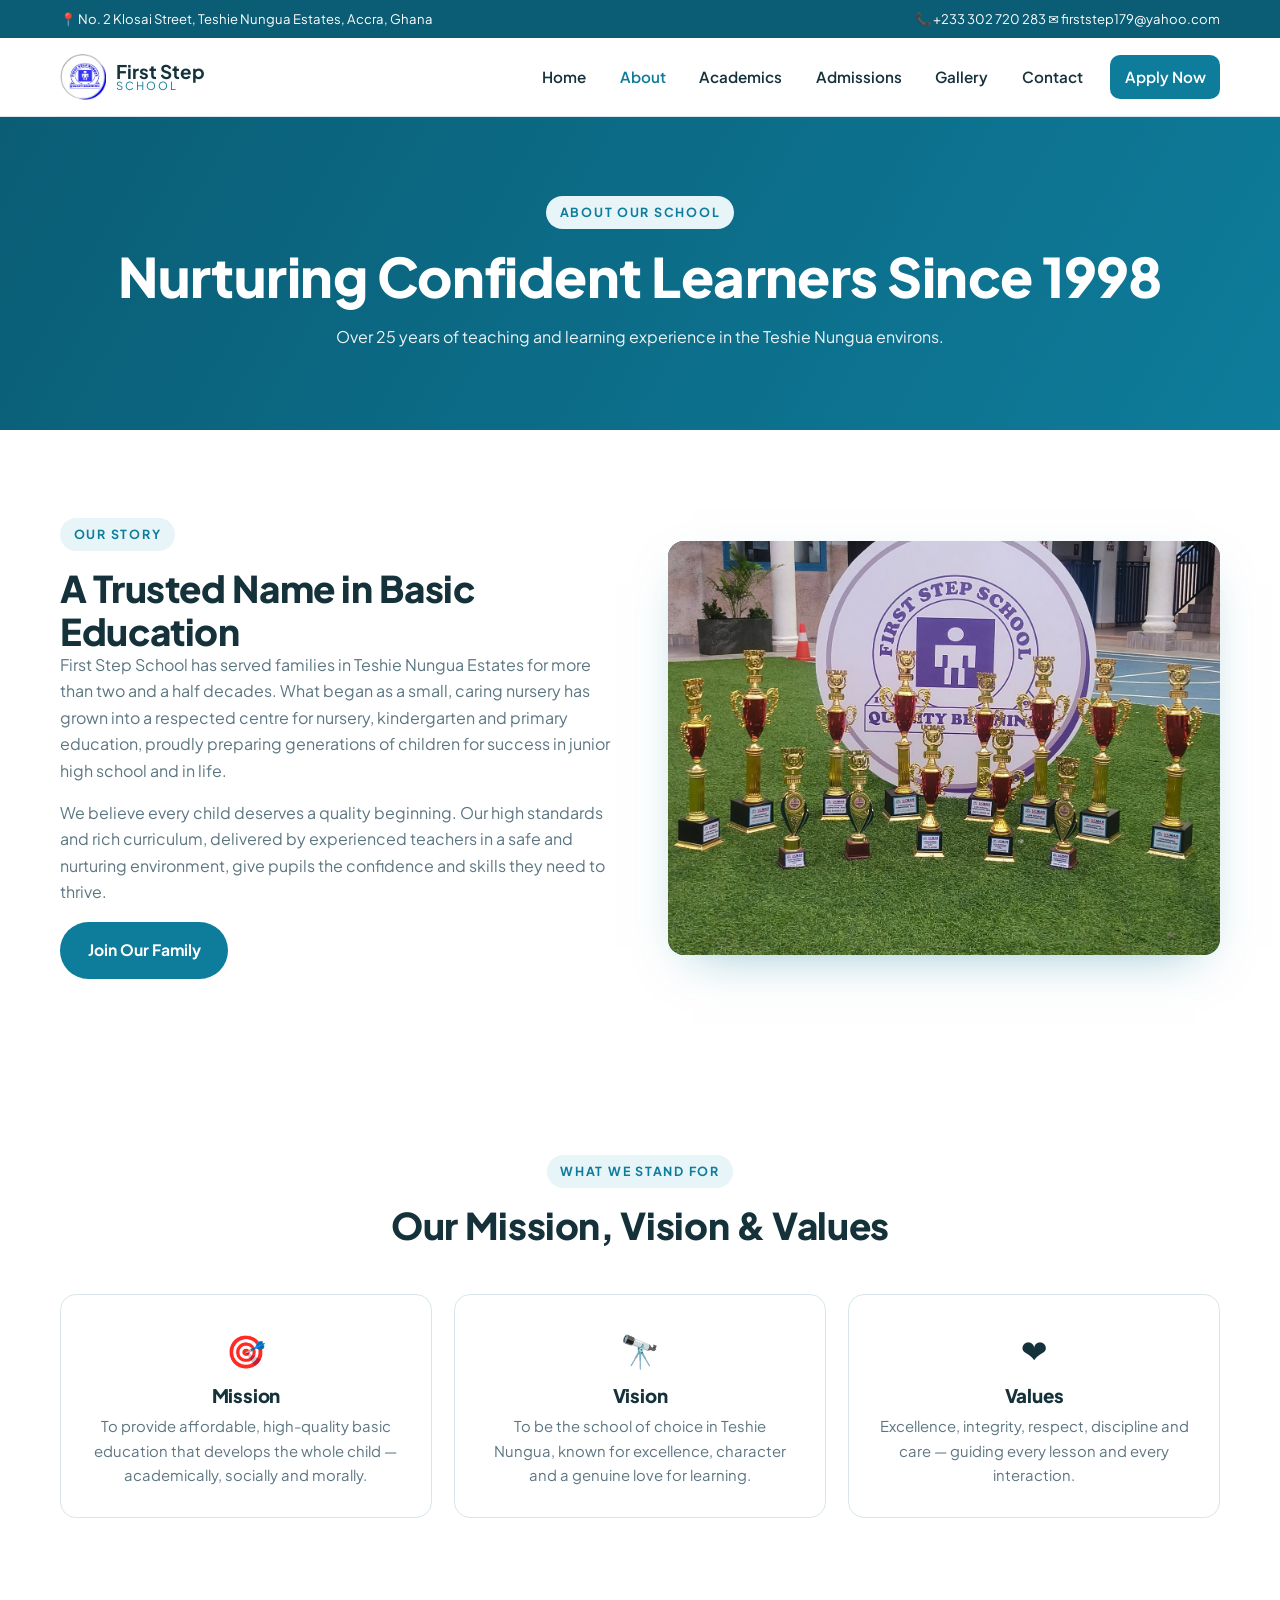
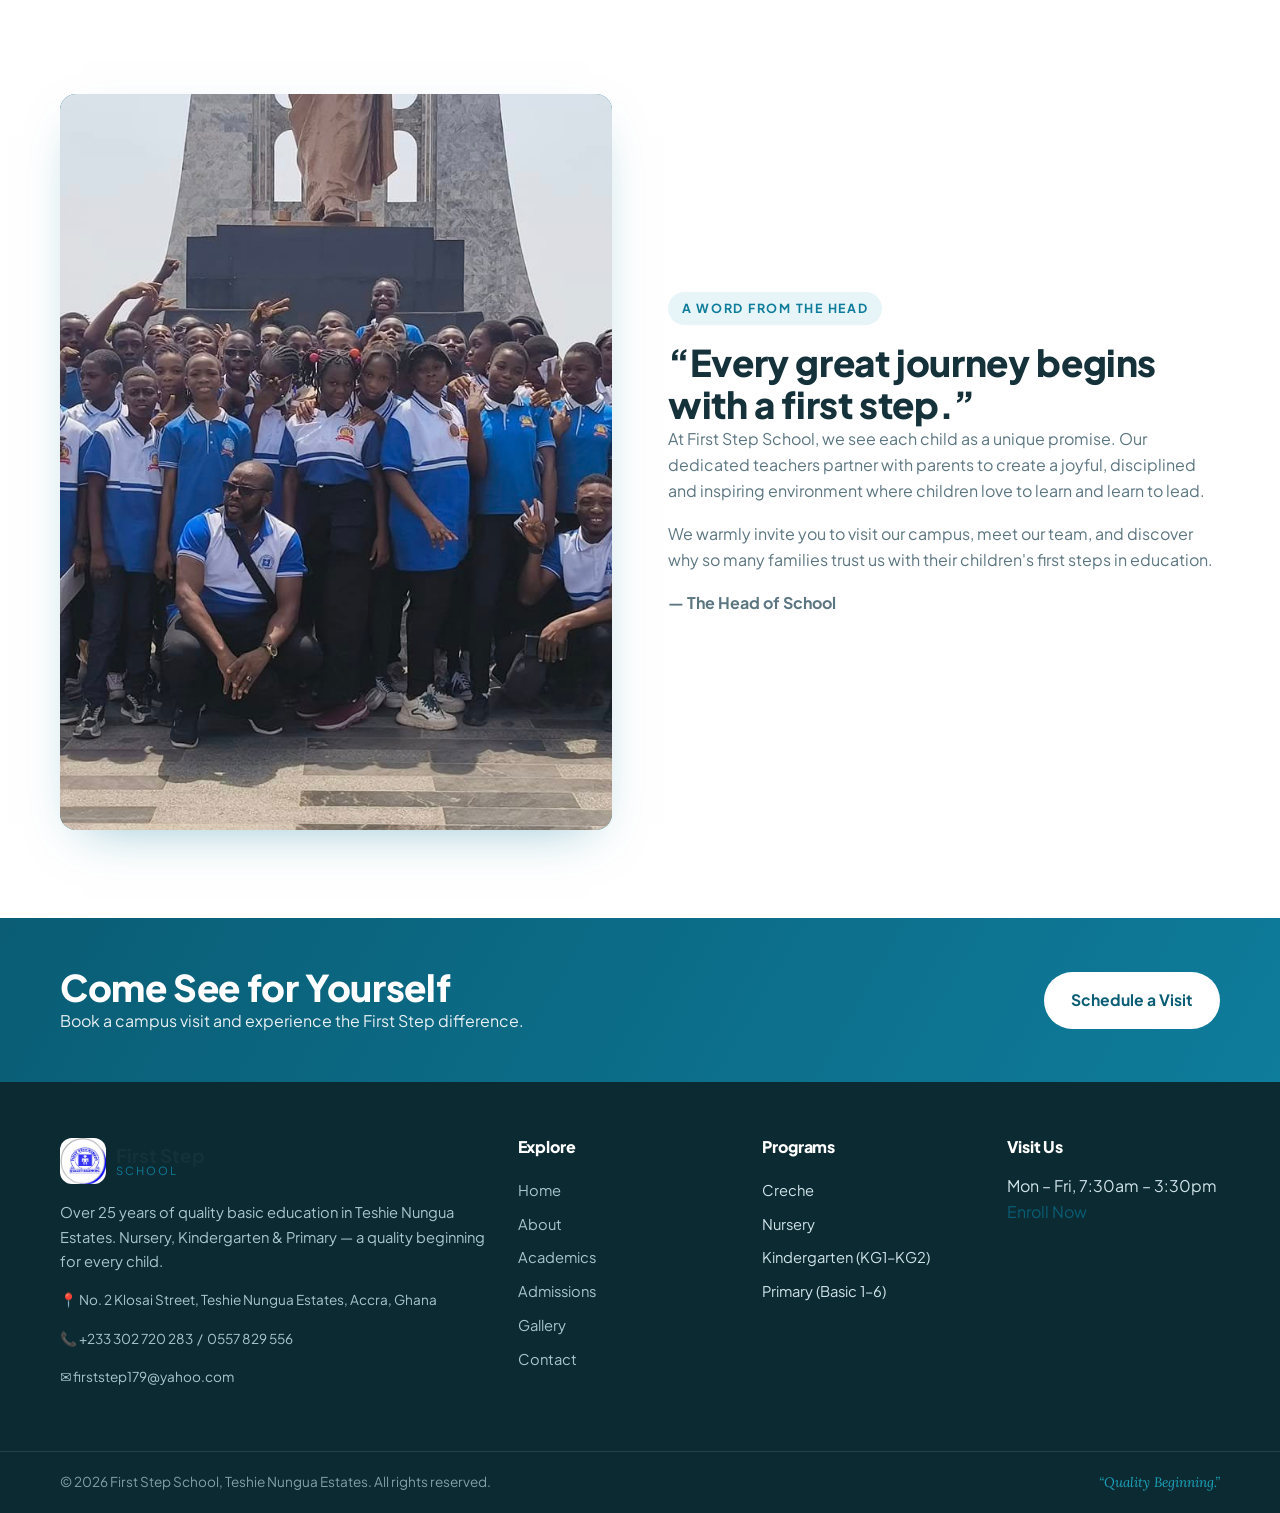
<file: about.html>
<!DOCTYPE html>
<html lang="en">
<head>
  <meta charset="UTF-8" />
  <meta name="viewport" content="width=device-width, initial-scale=1.0" />
  <title>About Us | First Step School</title>
  <meta name="description" content="First Step School, Teshie Nungua Estates — over 25 years of quality basic education. Nursery, Kindergarten & Primary. Quality Beginning." />
  <link rel="preconnect" href="https://fonts.googleapis.com" />
  <link rel="preconnect" href="https://fonts.gstatic.com" crossorigin />
  <link href="https://fonts.googleapis.com/css2?family=Plus+Jakarta+Sans:wght@400;500;600;700;800&family=Lora:ital,wght@0,500;1,500&display=swap" rel="stylesheet" />
  <link rel="stylesheet" href="css/style.css" />
</head>
<body>

<a class="skip" href="#main">Skip to content</a>
<header class="site-header">
  <div class="topbar">
    <div class="container topbar-inner">
      <div class="topbar-left">
        <span>📍 No. 2 Klosai Street, Teshie Nungua Estates, Accra, Ghana</span>
      </div>
      <div class="topbar-right">
        <a href="tel:+233302720283">📞 +233 302 720 283</a>
        <a href="mailto:firststep179@yahoo.com">✉️ firststep179@yahoo.com</a>
      </div>
    </div>
  </div>
  <div class="container nav-inner">
    <a class="brand" href="index.html">
      <span class="brand-mark"><img src="logo.jpg" alt="First Step School logo" onerror="this.classList.add('missing')" />FS</span>
      <span class="brand-text"><strong>First Step</strong><small>School</small></span>
    </a>
    <input type="checkbox" id="nav-toggle" hidden />
    <label for="nav-toggle" class="nav-burger" aria-label="Open menu"><span></span><span></span><span></span></label>
    <nav class="main-nav">
      <a href="index.html">Home</a>
      <a href="about.html" class="active">About</a>
      <a href="academics.html">Academics</a>
      <a href="admissions.html">Admissions</a>
      <a href="gallery.html">Gallery</a>
      <a href="contact.html">Contact</a>
      <a class="nav-cta" href="admissions.html">Apply Now</a>
    </nav>
  </div>
</header>
<main id="main">
  <section class="page-hero">
    <div class="container">
      <span class="eyebrow">About Our School</span>
      <h1>Nurturing Confident Learners Since 1998</h1>
      <p>Over 25 years of teaching and learning experience in the Teshie Nungua environs.</p>
    </div>
  </section>

  <section class="section">
    <div class="container two-col">
      <div class="copy">
        <span class="eyebrow">Our Story</span>
        <h2>A Trusted Name in Basic Education</h2>
        <p>First Step School has served families in Teshie Nungua Estates for more than two and a half decades. What began as a small, caring nursery has grown into a respected centre for nursery, kindergarten and primary education, proudly preparing generations of children for success in junior high school and in life.</p>
        <p>We believe every child deserves a quality beginning. Our high standards and rich curriculum, delivered by experienced teachers in a safe and nurturing environment, give pupils the confidence and skills they need to thrive.</p>
        <a class="btn btn-primary" href="admissions.html">Join Our Family</a>
      </div>
      <div class="img-slot"><img src="trophies.jpg" alt="Learning at First Step School" onerror="this.classList.add('missing')" /></div>
    </div>
  </section>

  <section class="section values">
    <div class="container">
      <div class="section-head">
        <span class="eyebrow">What We Stand For</span>
        <h2>Our Mission, Vision &amp; Values</h2>
      </div>
      <div class="card-grid three">
        <div class="value-card"><span class="fi">🎯</span><h3>Mission</h3><p>To provide affordable, high-quality basic education that develops the whole child — academically, socially and morally.</p></div>
        <div class="value-card"><span class="fi">🔭</span><h3>Vision</h3><p>To be the school of choice in Teshie Nungua, known for excellence, character and a genuine love for learning.</p></div>
        <div class="value-card"><span class="fi">❤️</span><h3>Values</h3><p>Excellence, integrity, respect, discipline and care — guiding every lesson and every interaction.</p></div>
      </div>
    </div>
  </section>

  <section class="section principal">
    <div class="container two-col">
      <div class="img-slot portrait"><img src="head.jpg" alt="Head of School" onerror="this.classList.add('missing')" /></div>
      <div class="copy">
        <span class="eyebrow">A Word from the Head</span>
        <h2>“Every great journey begins with a first step.”</h2>
        <p>At First Step School, we see each child as a unique promise. Our dedicated teachers partner with parents to create a joyful, disciplined and inspiring environment where children love to learn and learn to lead.</p>
        <p>We warmly invite you to visit our campus, meet our team, and discover why so many families trust us with their children's first steps in education.</p>
        <p class="signoff">— The Head of School</p>
      </div>
    </div>
  </section>

  <section class="cta-band">
    <div class="container cta-inner">
      <div><h2>Come See for Yourself</h2><p>Book a campus visit and experience the First Step difference.</p></div>
      <a class="btn btn-light" href="contact.html">Schedule a Visit</a>
    </div>
  </section>
</main>
<footer class="site-footer">
  <div class="container footer-grid">
    <div class="footer-col footer-brand">
      <a class="brand" href="index.html">
        <span class="brand-mark"><img src="logo.jpg" alt="First Step School logo" onerror="this.classList.add('missing')" />FS</span>
        <span class="brand-text"><strong>First Step</strong><small>School</small></span>
      </a>
      <p>Over 25 years of quality basic education in Teshie Nungua Estates. Nursery, Kindergarten &amp; Primary — a quality beginning for every child.</p>
      <div class="footer-contact">
        <p>📍 No. 2 Klosai Street, Teshie Nungua Estates, Accra, Ghana</p>
        <p>📞 +233 302 720 283 &nbsp;/&nbsp; 0557 829 556</p>
        <p>✉️ firststep179@yahoo.com</p>
      </div>
    </div>
    <div class="footer-col">
      <h4>Explore</h4>
      <ul><li><a href="index.html">Home</a></li><li><a href="about.html">About</a></li><li><a href="academics.html">Academics</a></li><li><a href="admissions.html">Admissions</a></li><li><a href="gallery.html">Gallery</a></li><li><a href="contact.html">Contact</a></li></ul>
    </div>
    <div class="footer-col">
      <h4>Programs</h4>
      <ul>
        <li>Creche</li>
        <li>Nursery</li>
        <li>Kindergarten (KG1–KG2)</li>
        <li>Primary (Basic 1–6)</li>
      </ul>
    </div>
    <div class="footer-col">
      <h4>Visit Us</h4>
      <p>Mon – Fri, 7:30am – 3:30pm</p>
      <a class="nav-cta" href="admissions.html">Enroll Now</a>
    </div>
  </div>
  <div class="footer-bottom">
    <div class="container">
      <p>© 2026 First Step School, Teshie Nungua Estates. All rights reserved.</p>
      <p class="motto">“Quality Beginning.”</p>
    </div>
  </div>
</footer>
</body>
</html>
</file>
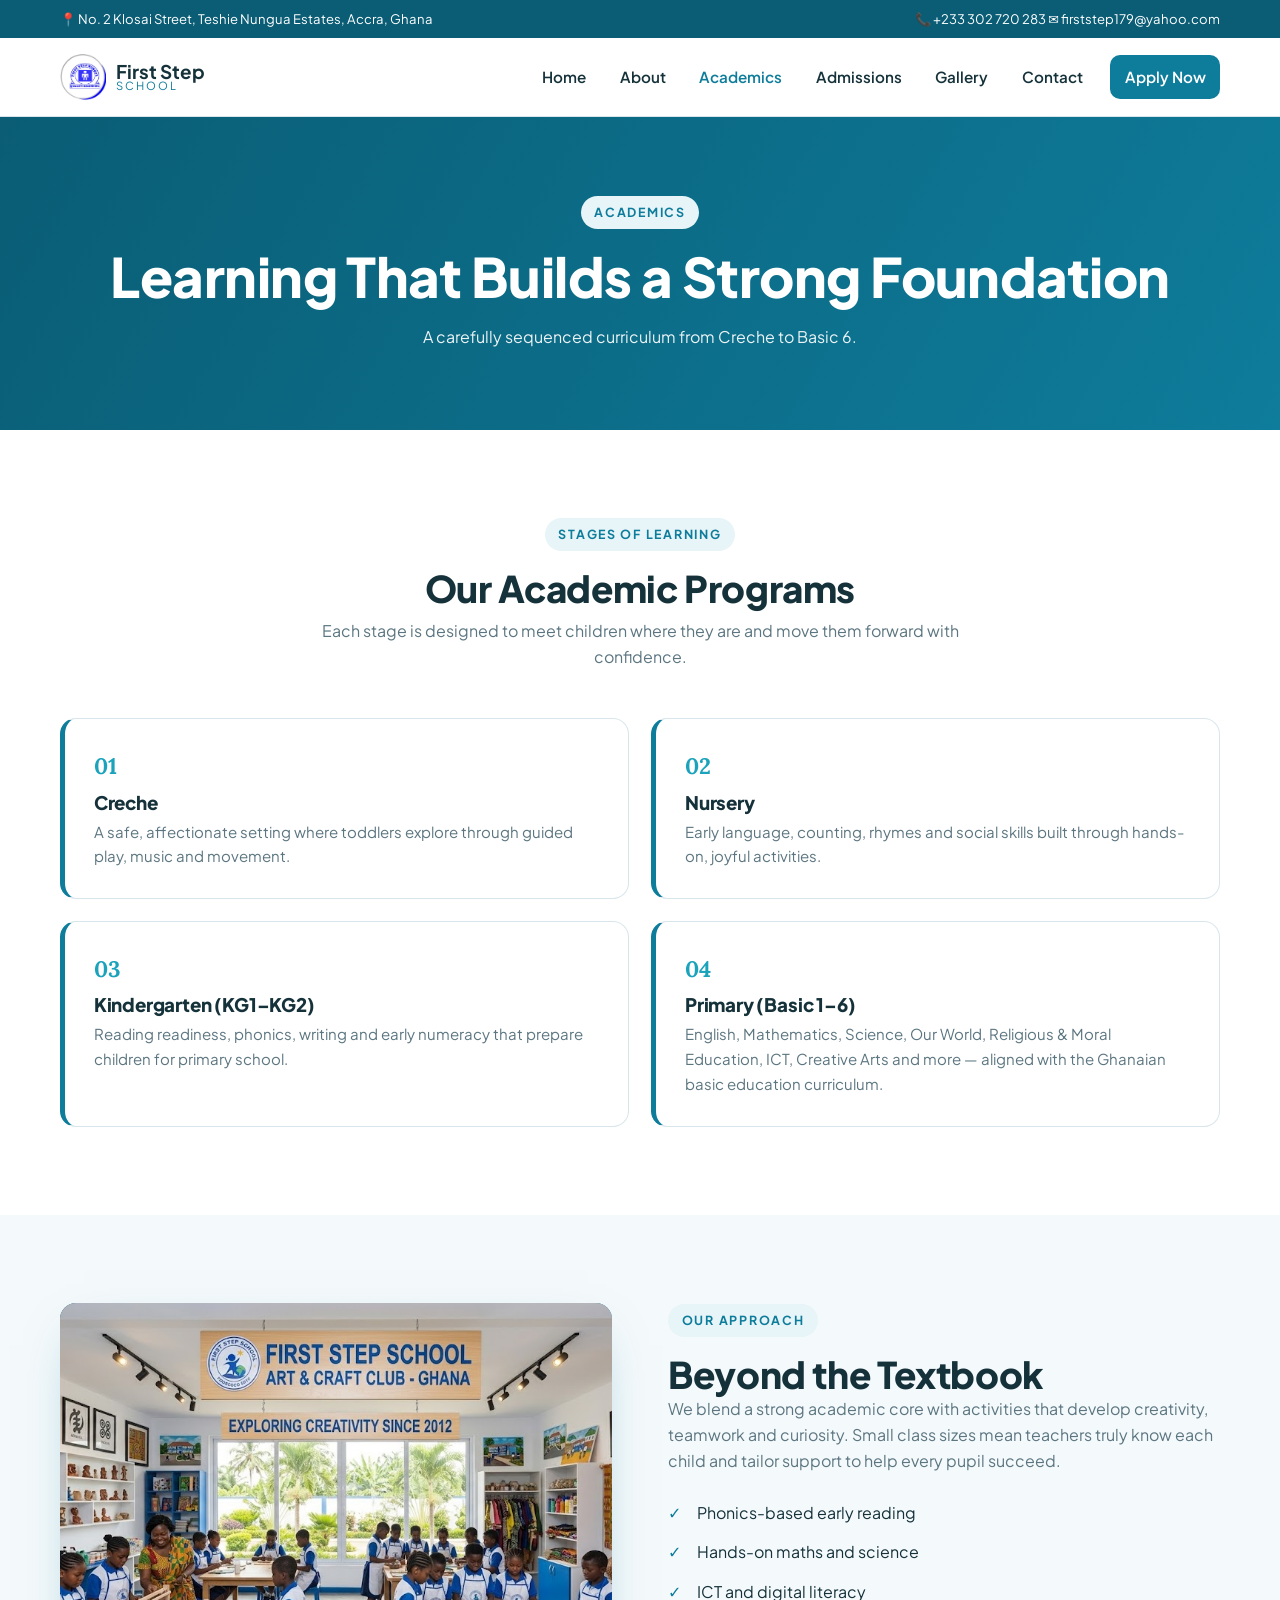
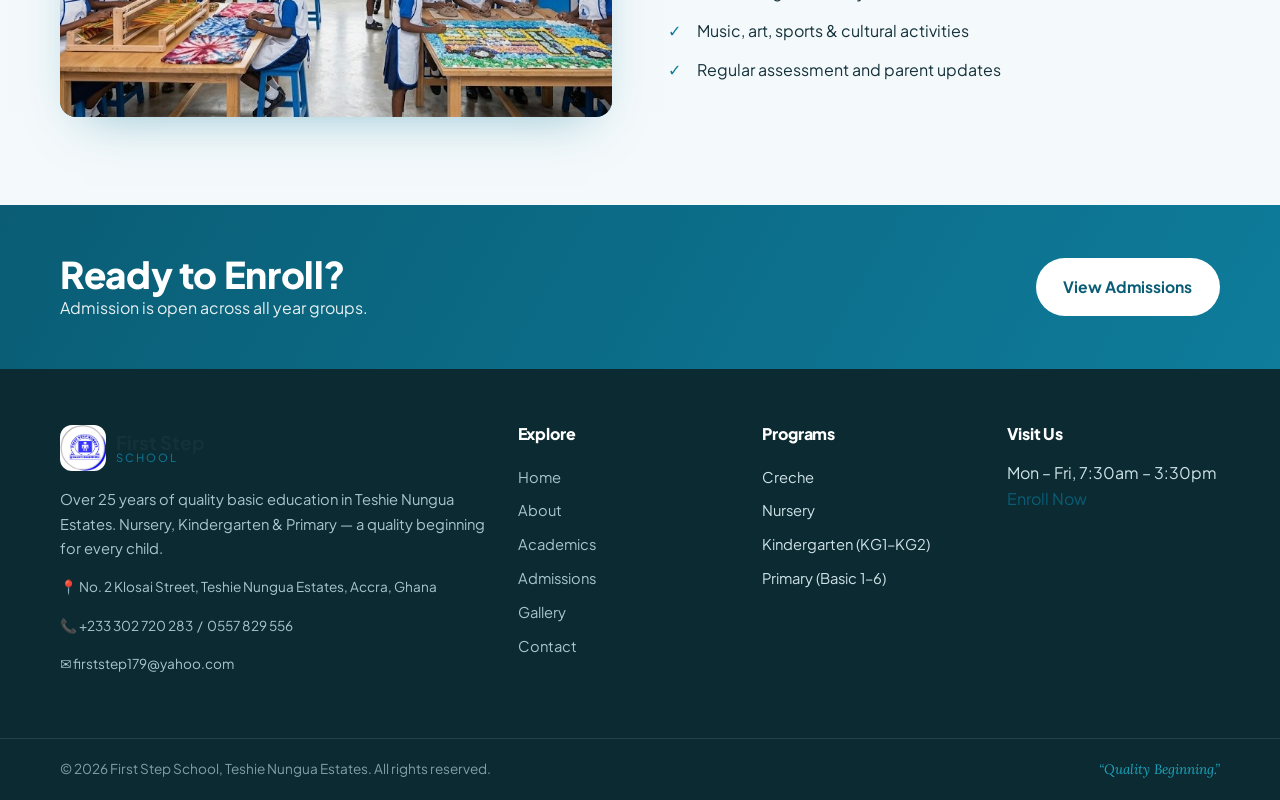
<file: academics.html>
<!DOCTYPE html>
<html lang="en">
<head>
  <meta charset="UTF-8" />
  <meta name="viewport" content="width=device-width, initial-scale=1.0" />
  <title>Academics | First Step School</title>
  <meta name="description" content="First Step School, Teshie Nungua Estates — over 25 years of quality basic education. Nursery, Kindergarten & Primary. Quality Beginning." />
  <link rel="preconnect" href="https://fonts.googleapis.com" />
  <link rel="preconnect" href="https://fonts.gstatic.com" crossorigin />
  <link href="https://fonts.googleapis.com/css2?family=Plus+Jakarta+Sans:wght@400;500;600;700;800&family=Lora:ital,wght@0,500;1,500&display=swap" rel="stylesheet" />
  <link rel="stylesheet" href="css/style.css" />
</head>
<body>

<a class="skip" href="#main">Skip to content</a>
<header class="site-header">
  <div class="topbar">
    <div class="container topbar-inner">
      <div class="topbar-left">
        <span>📍 No. 2 Klosai Street, Teshie Nungua Estates, Accra, Ghana</span>
      </div>
      <div class="topbar-right">
        <a href="tel:+233302720283">📞 +233 302 720 283</a>
        <a href="mailto:firststep179@yahoo.com">✉️ firststep179@yahoo.com</a>
      </div>
    </div>
  </div>
  <div class="container nav-inner">
    <a class="brand" href="index.html">
      <span class="brand-mark"><img src="logo.jpg" alt="First Step School logo" onerror="this.classList.add('missing')" />FS</span>
      <span class="brand-text"><strong>First Step</strong><small>School</small></span>
    </a>
    <input type="checkbox" id="nav-toggle" hidden />
    <label for="nav-toggle" class="nav-burger" aria-label="Open menu"><span></span><span></span><span></span></label>
    <nav class="main-nav">
      <a href="index.html">Home</a>
      <a href="about.html">About</a>
      <a href="academics.html" class="active">Academics</a>
      <a href="admissions.html">Admissions</a>
      <a href="gallery.html">Gallery</a>
      <a href="contact.html">Contact</a>
      <a class="nav-cta" href="admissions.html">Apply Now</a>
    </nav>
  </div>
</header>
<main id="main">
  <section class="page-hero">
    <div class="container">
      <span class="eyebrow">Academics</span>
      <h1>Learning That Builds a Strong Foundation</h1>
      <p>A carefully sequenced curriculum from Creche to Basic 6.</p>
    </div>
  </section>

  <section class="section">
    <div class="container">
      <div class="section-head">
        <span class="eyebrow">Stages of Learning</span>
        <h2>Our Academic Programs</h2>
        <p>Each stage is designed to meet children where they are and move them forward with confidence.</p>
      </div>
      <div class="stages">
        <div class="stage"><span class="stage-num">01</span><h3>Creche</h3><p>A safe, affectionate setting where toddlers explore through guided play, music and movement.</p></div>
        <div class="stage"><span class="stage-num">02</span><h3>Nursery</h3><p>Early language, counting, rhymes and social skills built through hands-on, joyful activities.</p></div>
        <div class="stage"><span class="stage-num">03</span><h3>Kindergarten (KG1–KG2)</h3><p>Reading readiness, phonics, writing and early numeracy that prepare children for primary school.</p></div>
        <div class="stage"><span class="stage-num">04</span><h3>Primary (Basic 1–6)</h3><p>English, Mathematics, Science, Our World, Religious &amp; Moral Education, ICT, Creative Arts and more — aligned with the Ghanaian basic education curriculum.</p></div>
      </div>
    </div>
  </section>

  <section class="section approach">
    <div class="container two-col">
      <div class="img-slot"><img src="arts.jpg" alt="Classroom activities" onerror="this.classList.add('missing')" /></div>
      <div class="copy">
        <span class="eyebrow">Our Approach</span>
        <h2>Beyond the Textbook</h2>
        <p>We blend a strong academic core with activities that develop creativity, teamwork and curiosity. Small class sizes mean teachers truly know each child and tailor support to help every pupil succeed.</p>
        <ul class="ticks">
          <li>Phonics-based early reading</li>
          <li>Hands-on maths and science</li>
          <li>ICT and digital literacy</li>
          <li>Music, art, sports &amp; cultural activities</li>
          <li>Regular assessment and parent updates</li>
        </ul>
      </div>
    </div>
  </section>

  <section class="cta-band">
    <div class="container cta-inner">
      <div><h2>Ready to Enroll?</h2><p>Admission is open across all year groups.</p></div>
      <a class="btn btn-light" href="admissions.html">View Admissions</a>
    </div>
  </section>
</main>
<footer class="site-footer">
  <div class="container footer-grid">
    <div class="footer-col footer-brand">
      <a class="brand" href="index.html">
        <span class="brand-mark"><img src="logo.jpg" alt="First Step School logo" onerror="this.classList.add('missing')" />FS</span>
        <span class="brand-text"><strong>First Step</strong><small>School</small></span>
      </a>
      <p>Over 25 years of quality basic education in Teshie Nungua Estates. Nursery, Kindergarten &amp; Primary — a quality beginning for every child.</p>
      <div class="footer-contact">
        <p>📍 No. 2 Klosai Street, Teshie Nungua Estates, Accra, Ghana</p>
        <p>📞 +233 302 720 283 &nbsp;/&nbsp; 0557 829 556</p>
        <p>✉️ firststep179@yahoo.com</p>
      </div>
    </div>
    <div class="footer-col">
      <h4>Explore</h4>
      <ul><li><a href="index.html">Home</a></li><li><a href="about.html">About</a></li><li><a href="academics.html">Academics</a></li><li><a href="admissions.html">Admissions</a></li><li><a href="gallery.html">Gallery</a></li><li><a href="contact.html">Contact</a></li></ul>
    </div>
    <div class="footer-col">
      <h4>Programs</h4>
      <ul>
        <li>Creche</li>
        <li>Nursery</li>
        <li>Kindergarten (KG1–KG2)</li>
        <li>Primary (Basic 1–6)</li>
      </ul>
    </div>
    <div class="footer-col">
      <h4>Visit Us</h4>
      <p>Mon – Fri, 7:30am – 3:30pm</p>
      <a class="nav-cta" href="admissions.html">Enroll Now</a>
    </div>
  </div>
  <div class="footer-bottom">
    <div class="container">
      <p>© 2026 First Step School, Teshie Nungua Estates. All rights reserved.</p>
      <p class="motto">“Quality Beginning.”</p>
    </div>
  </div>
</footer>
</body>
</html>
</file>
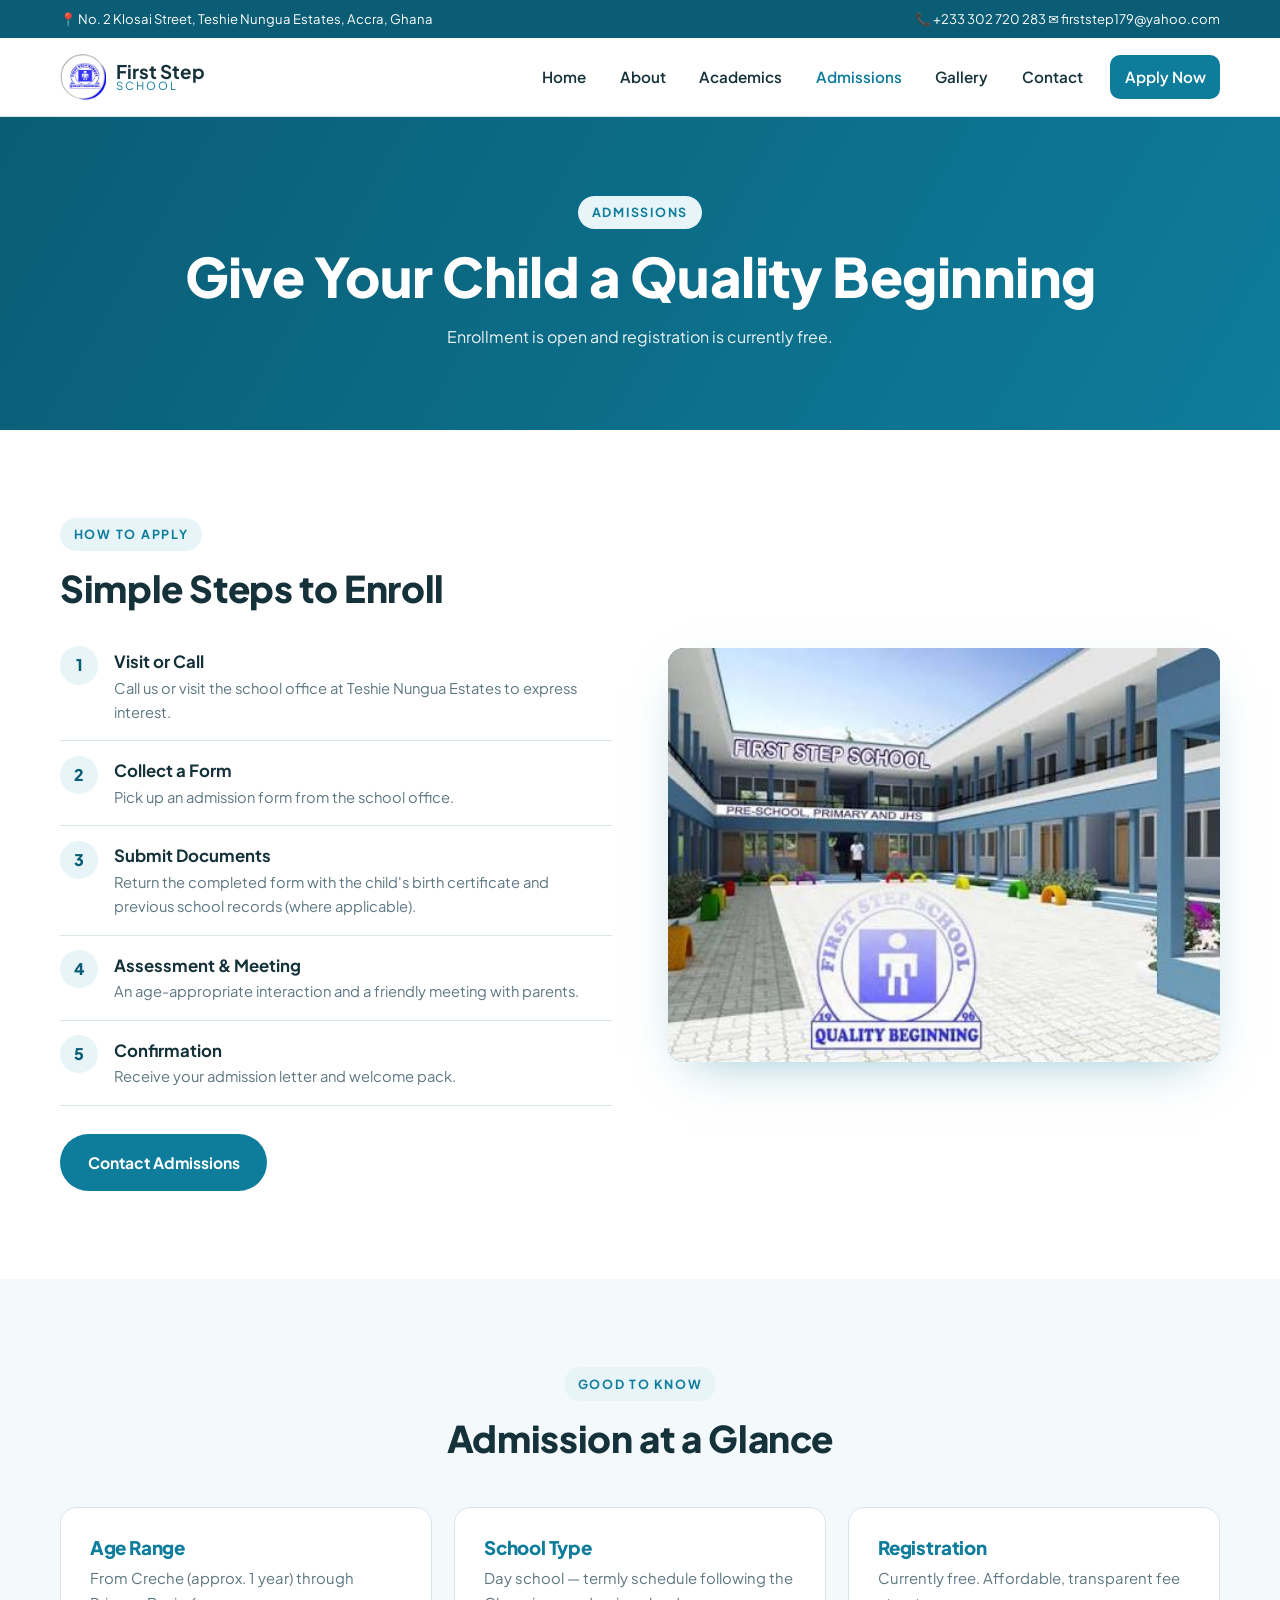
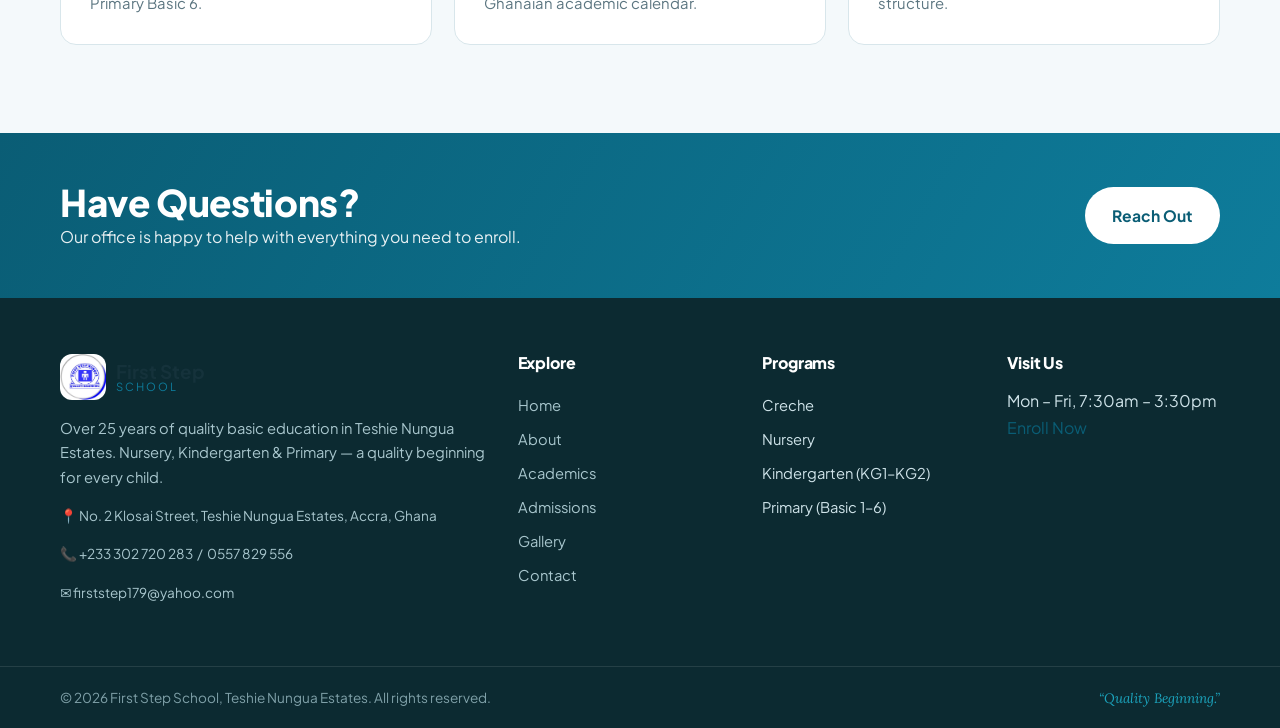
<file: admissions.html>
<!DOCTYPE html>
<html lang="en">
<head>
  <meta charset="UTF-8" />
  <meta name="viewport" content="width=device-width, initial-scale=1.0" />
  <title>Admissions | First Step School</title>
  <meta name="description" content="First Step School, Teshie Nungua Estates — over 25 years of quality basic education. Nursery, Kindergarten & Primary. Quality Beginning." />
  <link rel="preconnect" href="https://fonts.googleapis.com" />
  <link rel="preconnect" href="https://fonts.gstatic.com" crossorigin />
  <link href="https://fonts.googleapis.com/css2?family=Plus+Jakarta+Sans:wght@400;500;600;700;800&family=Lora:ital,wght@0,500;1,500&display=swap" rel="stylesheet" />
  <link rel="stylesheet" href="css/style.css" />
</head>
<body>

<a class="skip" href="#main">Skip to content</a>
<header class="site-header">
  <div class="topbar">
    <div class="container topbar-inner">
      <div class="topbar-left">
        <span>📍 No. 2 Klosai Street, Teshie Nungua Estates, Accra, Ghana</span>
      </div>
      <div class="topbar-right">
        <a href="tel:+233302720283">📞 +233 302 720 283</a>
        <a href="mailto:firststep179@yahoo.com">✉️ firststep179@yahoo.com</a>
      </div>
    </div>
  </div>
  <div class="container nav-inner">
    <a class="brand" href="index.html">
      <span class="brand-mark"><img src="logo.jpg" alt="First Step School logo" onerror="this.classList.add('missing')" />FS</span>
      <span class="brand-text"><strong>First Step</strong><small>School</small></span>
    </a>
    <input type="checkbox" id="nav-toggle" hidden />
    <label for="nav-toggle" class="nav-burger" aria-label="Open menu"><span></span><span></span><span></span></label>
    <nav class="main-nav">
      <a href="index.html">Home</a>
      <a href="about.html">About</a>
      <a href="academics.html">Academics</a>
      <a href="admissions.html" class="active">Admissions</a>
      <a href="gallery.html">Gallery</a>
      <a href="contact.html">Contact</a>
      <a class="nav-cta" href="admissions.html">Apply Now</a>
    </nav>
  </div>
</header>
<main id="main">
  <section class="page-hero">
    <div class="container">
      <span class="eyebrow">Admissions</span>
      <h1>Give Your Child a Quality Beginning</h1>
      <p>Enrollment is open and registration is currently free.</p>
    </div>
  </section>

  <section class="section">
    <div class="container two-col">
      <div class="copy">
        <span class="eyebrow">How to Apply</span>
        <h2>Simple Steps to Enroll</h2>
        <ol class="steps">
          <li><strong>Visit or Call</strong><span>Call us or visit the school office at Teshie Nungua Estates to express interest.</span></li>
          <li><strong>Collect a Form</strong><span>Pick up an admission form from the school office.</span></li>
          <li><strong>Submit Documents</strong><span>Return the completed form with the child's birth certificate and previous school records (where applicable).</span></li>
          <li><strong>Assessment &amp; Meeting</strong><span>An age-appropriate interaction and a friendly meeting with parents.</span></li>
          <li><strong>Confirmation</strong><span>Receive your admission letter and welcome pack.</span></li>
        </ol>
        <a class="btn btn-primary" href="contact.html">Contact Admissions</a>
      </div>
      <div class="img-slot"><img src="schoolbuilding.jpg" alt="First Step School" onerror="this.classList.add('missing')" /></div>
    </div>
  </section>

  <section class="section facts">
    <div class="container">
      <div class="section-head">
        <span class="eyebrow">Good to Know</span>
        <h2>Admission at a Glance</h2>
      </div>
      <div class="card-grid three">
        <div class="fact-card"><h3>Age Range</h3><p>From Creche (approx. 1 year) through Primary Basic 6.</p></div>
        <div class="fact-card"><h3>School Type</h3><p>Day school — termly schedule following the Ghanaian academic calendar.</p></div>
        <div class="fact-card"><h3>Registration</h3><p>Currently free. Affordable, transparent fee structure.</p></div>
      </div>
    </div>
  </section>

  <section class="cta-band">
    <div class="container cta-inner">
      <div><h2>Have Questions?</h2><p>Our office is happy to help with everything you need to enroll.</p></div>
      <a class="btn btn-light" href="contact.html">Reach Out</a>
    </div>
  </section>
</main>
<footer class="site-footer">
  <div class="container footer-grid">
    <div class="footer-col footer-brand">
      <a class="brand" href="index.html">
        <span class="brand-mark"><img src="logo.jpg" alt="First Step School logo" onerror="this.classList.add('missing')" />FS</span>
        <span class="brand-text"><strong>First Step</strong><small>School</small></span>
      </a>
      <p>Over 25 years of quality basic education in Teshie Nungua Estates. Nursery, Kindergarten &amp; Primary — a quality beginning for every child.</p>
      <div class="footer-contact">
        <p>📍 No. 2 Klosai Street, Teshie Nungua Estates, Accra, Ghana</p>
        <p>📞 +233 302 720 283 &nbsp;/&nbsp; 0557 829 556</p>
        <p>✉️ firststep179@yahoo.com</p>
      </div>
    </div>
    <div class="footer-col">
      <h4>Explore</h4>
      <ul><li><a href="index.html">Home</a></li><li><a href="about.html">About</a></li><li><a href="academics.html">Academics</a></li><li><a href="admissions.html">Admissions</a></li><li><a href="gallery.html">Gallery</a></li><li><a href="contact.html">Contact</a></li></ul>
    </div>
    <div class="footer-col">
      <h4>Programs</h4>
      <ul>
        <li>Creche</li>
        <li>Nursery</li>
        <li>Kindergarten (KG1–KG2)</li>
        <li>Primary (Basic 1–6)</li>
      </ul>
    </div>
    <div class="footer-col">
      <h4>Visit Us</h4>
      <p>Mon – Fri, 7:30am – 3:30pm</p>
      <a class="nav-cta" href="admissions.html">Enroll Now</a>
    </div>
  </div>
  <div class="footer-bottom">
    <div class="container">
      <p>© 2026 First Step School, Teshie Nungua Estates. All rights reserved.</p>
      <p class="motto">“Quality Beginning.”</p>
    </div>
  </div>
</footer>
</body>
</html>
</file>
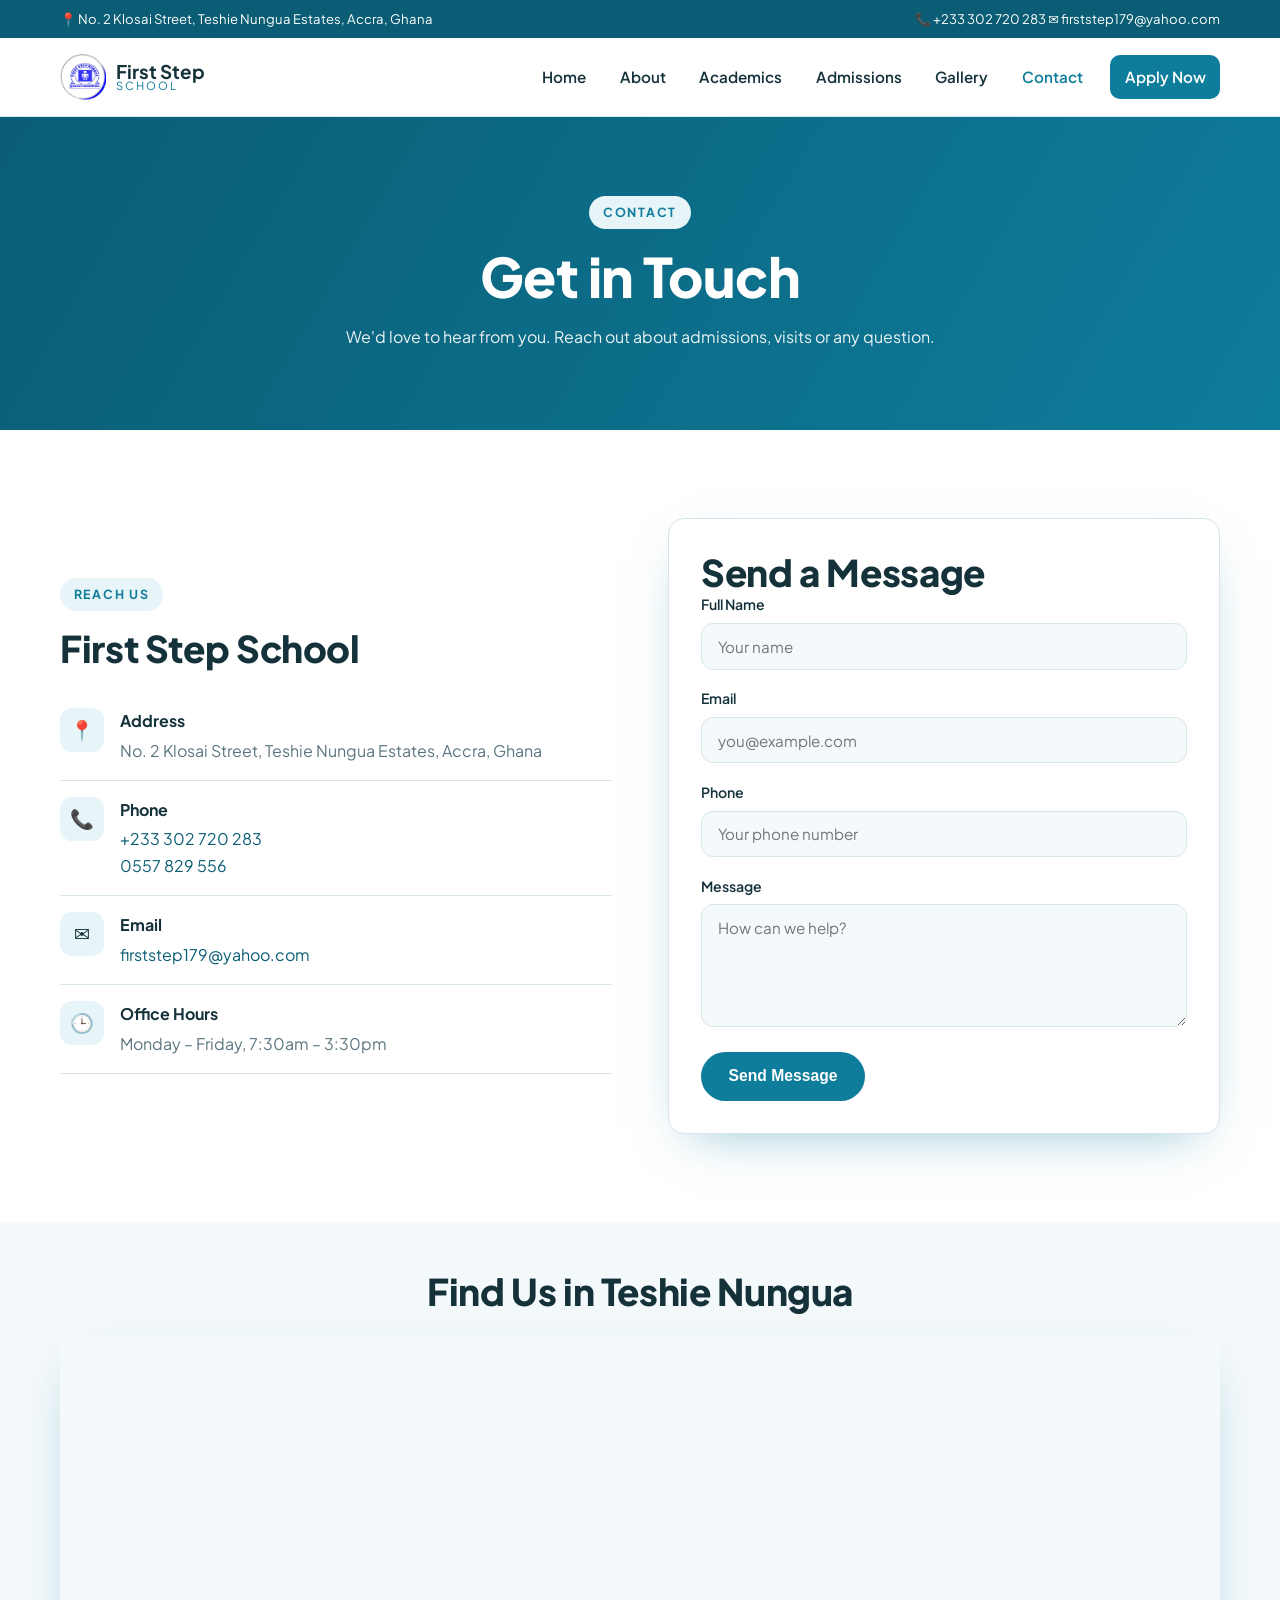
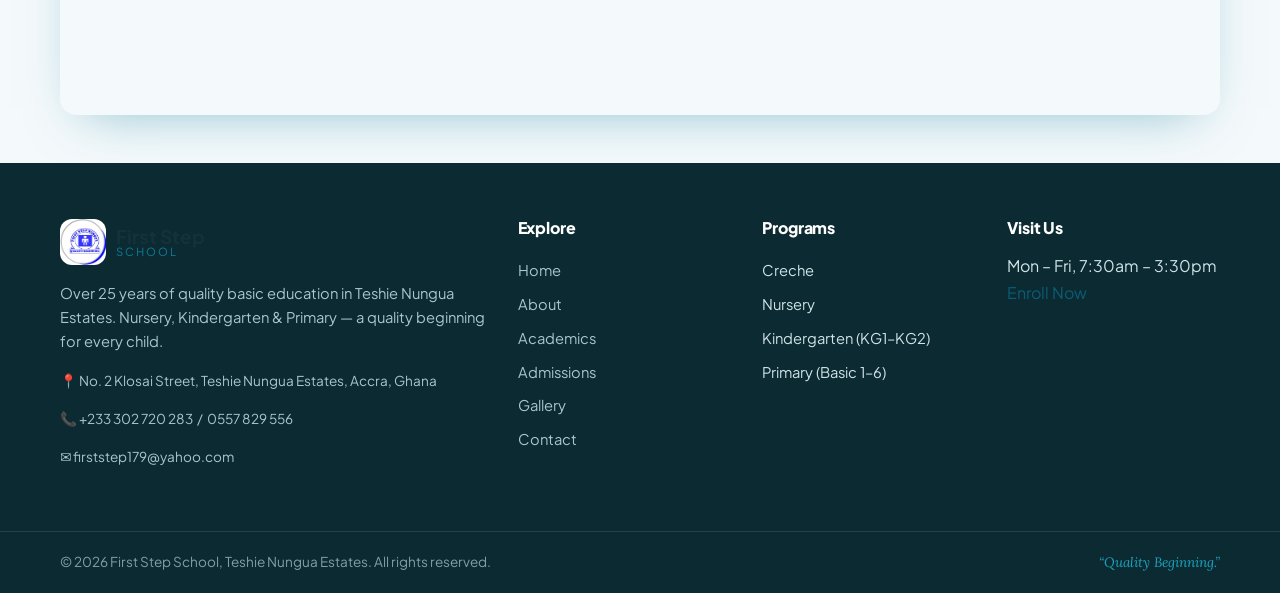
<file: contact.html>
<!DOCTYPE html>
<html lang="en">
<head>
  <meta charset="UTF-8" />
  <meta name="viewport" content="width=device-width, initial-scale=1.0" />
  <title>Contact | First Step School</title>
  <meta name="description" content="First Step School, Teshie Nungua Estates — over 25 years of quality basic education. Nursery, Kindergarten & Primary. Quality Beginning." />
  <link rel="preconnect" href="https://fonts.googleapis.com" />
  <link rel="preconnect" href="https://fonts.gstatic.com" crossorigin />
  <link href="https://fonts.googleapis.com/css2?family=Plus+Jakarta+Sans:wght@400;500;600;700;800&family=Lora:ital,wght@0,500;1,500&display=swap" rel="stylesheet" />
  <link rel="stylesheet" href="css/style.css" />
</head>
<body>

<a class="skip" href="#main">Skip to content</a>
<header class="site-header">
  <div class="topbar">
    <div class="container topbar-inner">
      <div class="topbar-left">
        <span>📍 No. 2 Klosai Street, Teshie Nungua Estates, Accra, Ghana</span>
      </div>
      <div class="topbar-right">
        <a href="tel:+233302720283">📞 +233 302 720 283</a>
        <a href="mailto:firststep179@yahoo.com">✉️ firststep179@yahoo.com</a>
      </div>
    </div>
  </div>
  <div class="container nav-inner">
    <a class="brand" href="index.html">
      <span class="brand-mark"><img src="logo.jpg" alt="First Step School logo" onerror="this.classList.add('missing')" />FS</span>
      <span class="brand-text"><strong>First Step</strong><small>School</small></span>
    </a>
    <input type="checkbox" id="nav-toggle" hidden />
    <label for="nav-toggle" class="nav-burger" aria-label="Open menu"><span></span><span></span><span></span></label>
    <nav class="main-nav">
      <a href="index.html">Home</a>
      <a href="about.html">About</a>
      <a href="academics.html">Academics</a>
      <a href="admissions.html">Admissions</a>
      <a href="gallery.html">Gallery</a>
      <a href="contact.html" class="active">Contact</a>
      <a class="nav-cta" href="admissions.html">Apply Now</a>
    </nav>
  </div>
</header>
<main id="main">
  <section class="page-hero">
    <div class="container">
      <span class="eyebrow">Contact</span>
      <h1>Get in Touch</h1>
      <p>We'd love to hear from you. Reach out about admissions, visits or any question.</p>
    </div>
  </section>

  <section class="section">
    <div class="container two-col">
      <div class="contact-info">
        <span class="eyebrow">Reach Us</span>
        <h2>First Step School</h2>
        <ul class="contact-list">
          <li><span class="ci">📍</span><div><strong>Address</strong><p>No. 2 Klosai Street, Teshie Nungua Estates, Accra, Ghana</p></div></li>
          <li><span class="ci">📞</span><div><strong>Phone</strong><p><a href="tel:+233302720283">+233 302 720 283</a><br/><a href="tel:0557 829 556">0557 829 556</a></p></div></li>
          <li><span class="ci">✉️</span><div><strong>Email</strong><p><a href="mailto:firststep179@yahoo.com">firststep179@yahoo.com</a></p></div></li>
          <li><span class="ci">🕒</span><div><strong>Office Hours</strong><p>Monday – Friday, 7:30am – 3:30pm</p></div></li>
        </ul>
      </div>
      <div class="contact-form-wrap">
        <h2>Send a Message</h2>
        <form class="contact-form" action="mailto:firststep179@yahoo.com" method="post" enctype="text/plain">
          <div class="field"><label for="n">Full Name</label><input id="n" name="name" type="text" required placeholder="Your name" /></div>
          <div class="field"><label for="e">Email</label><input id="e" name="email" type="email" required placeholder="you@example.com" /></div>
          <div class="field"><label for="p">Phone</label><input id="p" name="phone" type="tel" placeholder="Your phone number" /></div>
          <div class="field"><label for="m">Message</label><textarea id="m" name="message" rows="5" required placeholder="How can we help?"></textarea></div>
          <button class="btn btn-primary" type="submit">Send Message</button>
        </form>
      </div>
    </div>
  </section>

  <section class="map-section">
    <div class="container">
      <h2 class="map-title">Find Us in Teshie Nungua</h2>
      <div class="map-wrap">
        <iframe title="First Step School location" src="https://www.openstreetmap.org/export/embed.html?bbox=-0.09%2C5.58%2C-0.05%2C5.62&layer=mapnik&marker=5.6%2C-0.07" loading="lazy"></iframe>
      </div>
    </div>
  </section>
</main>
<footer class="site-footer">
  <div class="container footer-grid">
    <div class="footer-col footer-brand">
      <a class="brand" href="index.html">
        <span class="brand-mark"><img src="logo.jpg" alt="First Step School logo" onerror="this.classList.add('missing')" />FS</span>
        <span class="brand-text"><strong>First Step</strong><small>School</small></span>
      </a>
      <p>Over 25 years of quality basic education in Teshie Nungua Estates. Nursery, Kindergarten &amp; Primary — a quality beginning for every child.</p>
      <div class="footer-contact">
        <p>📍 No. 2 Klosai Street, Teshie Nungua Estates, Accra, Ghana</p>
        <p>📞 +233 302 720 283 &nbsp;/&nbsp; 0557 829 556</p>
        <p>✉️ firststep179@yahoo.com</p>
      </div>
    </div>
    <div class="footer-col">
      <h4>Explore</h4>
      <ul><li><a href="index.html">Home</a></li><li><a href="about.html">About</a></li><li><a href="academics.html">Academics</a></li><li><a href="admissions.html">Admissions</a></li><li><a href="gallery.html">Gallery</a></li><li><a href="contact.html">Contact</a></li></ul>
    </div>
    <div class="footer-col">
      <h4>Programs</h4>
      <ul>
        <li>Creche</li>
        <li>Nursery</li>
        <li>Kindergarten (KG1–KG2)</li>
        <li>Primary (Basic 1–6)</li>
      </ul>
    </div>
    <div class="footer-col">
      <h4>Visit Us</h4>
      <p>Mon – Fri, 7:30am – 3:30pm</p>
      <a class="nav-cta" href="admissions.html">Enroll Now</a>
    </div>
  </div>
  <div class="footer-bottom">
    <div class="container">
      <p>© 2026 First Step School, Teshie Nungua Estates. All rights reserved.</p>
      <p class="motto">“Quality Beginning.”</p>
    </div>
  </div>
</footer>
</body>
</html>
</file>
<file: css/style.css>
:root{
  --sea:#0e7c9b;--sea-light:#1ca3bc;--sea-dark:#0a5d75;--sea-pale:#e7f4f8;
  --white:#ffffff;--sand:#f4f9fb;--ink:#15323b;--muted:#5c7681;
  --line:#d8e6eb;--radius:16px;--shadow:0 18px 50px -24px rgba(14,124,155,.5);
  --font:'Plus Jakarta Sans',system-ui,sans-serif;--serif:'Lora',Georgia,serif;
}
*{box-sizing:border-box;margin:0;padding:0}
html{scroll-behavior:smooth}
body{font-family:var(--font);color:var(--ink);background:var(--white);line-height:1.65;-webkit-font-smoothing:antialiased}
img{max-width:100%;display:block}
a{color:var(--sea-dark);text-decoration:none}
.container{width:min(1160px,92%);margin-inline:auto}
.eyebrow{display:inline-block;font-size:.78rem;font-weight:700;letter-spacing:.14em;text-transform:uppercase;color:var(--sea);background:var(--sea-pale);padding:.4rem .85rem;border-radius:999px;margin-bottom:1rem}
h1,h2,h3,h4{line-height:1.15;font-weight:800;letter-spacing:-.01em}
h1{font-size:clamp(2.1rem,5vw,3.4rem)}
h2{font-size:clamp(1.6rem,3.5vw,2.3rem)}
.section{padding:clamp(3rem,7vw,5.5rem) 0}
.section-head{text-align:center;max-width:680px;margin:0 auto 3rem}
.section-head p{color:var(--muted);margin-top:.5rem}
.btn{display:inline-flex;align-items:center;justify-content:center;gap:.5rem;font-weight:700;border-radius:999px;padding:.85rem 1.6rem;cursor:pointer;border:2px solid transparent;transition:.25s;font-size:.98rem}
.btn-primary{background:var(--sea);color:#fff}
.btn-primary:hover{background:var(--sea-dark);transform:translateY(-2px)}
.btn-ghost{background:rgba(255,255,255,.14);color:#fff;border-color:rgba(255,255,255,.6)}
.btn-ghost:hover{background:#fff;color:var(--sea-dark)}
.btn-light{background:#fff;color:var(--sea-dark)}
.btn-light:hover{background:var(--sea-pale)}

/* Header */
.site-header{position:sticky;top:0;z-index:50;background:#fff;box-shadow:0 1px 0 var(--line)}
.topbar{background:var(--sea-dark);color:#fff;font-size:.82rem}
.topbar-inner{display:flex;justify-content:space-between;flex-wrap:wrap;gap:.4rem;padding:.5rem 0}
.topbar a{color:#fff}
.nav-inner{display:flex;align-items:center;justify-content:space-between;gap:1rem;padding:1rem 0}
.brand{display:flex;align-items:center;gap:.6rem}
.brand-mark{width:46px;height:46px;border-radius:12px;background:linear-gradient(135deg,var(--sea),var(--sea-light));color:#fff;display:grid;place-items:center;font-weight:800;overflow:hidden}
.brand-mark img{width:100%;height:100%;object-fit:cover}
.brand-mark img.missing{display:none}
.brand-text{display:flex;flex-direction:column;line-height:1}
.brand-text strong{font-size:1.18rem;color:var(--ink)}
.brand-text small{font-size:.7rem;letter-spacing:.18em;text-transform:uppercase;color:var(--sea)}
.main-nav{display:flex;align-items:center;gap:.3rem}
.main-nav a{padding:.6rem .9rem;border-radius:10px;font-weight:600;color:var(--ink);font-size:.95rem;transition:.2s}
.main-nav a:hover{background:var(--sea-pale);color:var(--sea-dark)}
.main-nav a.active{color:var(--sea)}
.main-nav .nav-cta{background:var(--sea);color:#fff;margin-left:.5rem}
.main-nav .nav-cta:hover{background:var(--sea-dark);color:#fff}
.nav-burger{display:none;cursor:pointer;flex-direction:column;gap:5px;padding:.5rem}
.nav-burger span{width:24px;height:2px;background:var(--sea-dark);border-radius:2px}

/* Hero */
.hero{position:relative;min-height:88vh;display:flex;align-items:center;color:#fff;overflow:hidden}
.hero-bg{position:absolute;inset:0}
.hero-bg img{width:100%;height:100%;object-fit:cover}
.hero-bg img.missing{display:none}
.hero-overlay{position:absolute;inset:0;background:linear-gradient(120deg,rgba(10,93,117,.92) 0%,rgba(14,124,155,.78) 45%,rgba(28,163,188,.55) 100%)}
.hero-bg img.missing + .hero-overlay{background:linear-gradient(120deg,var(--sea-dark) 0%,var(--sea) 50%,var(--sea-light) 100%)}
.hero-content{position:relative;z-index:2;max-width:720px;padding:5rem 0}
.hero h1{margin-bottom:1rem}
.hero p{font-size:1.12rem;opacity:.95;max-width:560px}
.hero-actions{display:flex;gap:1rem;flex-wrap:wrap;margin-top:1.8rem}
.hero-stats{display:flex;gap:2.4rem;flex-wrap:wrap;margin-top:3rem}
.hero-stats div{display:flex;flex-direction:column}
.hero-stats strong{font-size:1.7rem}
.hero-stats span{font-size:.85rem;opacity:.85}

/* Feature strip */
.feature-strip{background:var(--sand);padding:0}
.feature-grid{display:grid;grid-template-columns:repeat(4,1fr);gap:0}
.feature{padding:2.4rem 1.6rem;text-align:center;border-right:1px solid var(--line)}
.feature:last-child{border-right:none}
.feature .fi{font-size:1.7rem}
.feature h3{margin:.5rem 0;font-size:1.05rem}
.feature p{font-size:.9rem;color:var(--muted)}

/* Two col */
.two-col{display:grid;grid-template-columns:1fr 1fr;gap:clamp(2rem,5vw,3.5rem);align-items:center}
.copy p{color:var(--muted);margin-bottom:1rem}
.ticks{list-style:none;margin:1.2rem 0 1.6rem}
.ticks li{padding:.4rem 0 .4rem 1.8rem;position:relative}
.ticks li::before{content:'✓';position:absolute;left:0;color:var(--sea);font-weight:800}

/* Image slots with graceful placeholder */
.img-slot{position:relative;border-radius:var(--radius);overflow:hidden;min-height:300px;aspect-ratio:4/3;background:linear-gradient(135deg,var(--sea-dark),var(--sea-light));box-shadow:var(--shadow)}
.img-slot img{width:100%;height:100%;object-fit:cover;position:absolute;inset:0}
.img-slot img.missing{display:none}
.img-slot::after{content:'📷 Drop your photo here';position:absolute;inset:0;display:grid;place-items:center;color:rgba(255,255,255,.85);font-weight:600;letter-spacing:.04em}
.img-slot:has(img:not(.missing))::after{display:none}
.img-slot.portrait{aspect-ratio:3/4;min-height:360px}
.img-slot.campus{aspect-ratio:4/3}

/* Cards */
.card-grid{display:grid;grid-template-columns:repeat(4,1fr);gap:1.4rem}
.card-grid.three{grid-template-columns:repeat(3,1fr)}
.program-card,.value-card,.fact-card{background:#fff;border:1px solid var(--line);border-radius:var(--radius);padding:1.8rem;transition:.25s;position:relative;overflow:hidden}
.program-card:hover,.value-card:hover,.fact-card:hover{transform:translateY(-4px);box-shadow:var(--shadow);border-color:transparent}
.program-card .badge{display:inline-block;font-size:.72rem;font-weight:700;color:var(--sea);background:var(--sea-pale);padding:.3rem .7rem;border-radius:999px;margin-bottom:.7rem}
.program-card h3{margin-bottom:.5rem}
.program-card p{font-size:.92rem;color:var(--muted)}
.program-card img{margin-top:1.1rem;border-radius:12px;aspect-ratio:16/10;object-fit:cover;background:linear-gradient(135deg,var(--sea-dark),var(--sea-light))}
.program-card img.missing{display:none}
.value-card{text-align:center}
.value-card .fi{font-size:2rem}
.value-card h3{margin:.5rem 0}
.value-card p{color:var(--muted);font-size:.93rem}
.fact-card h3{color:var(--sea);margin-bottom:.5rem}
.fact-card p{color:var(--muted);font-size:.93rem}

/* Programs section bg */
.programs{background:var(--sand)}
.about-preview{background:#fff}

/* CTA band */
.cta-band{background:linear-gradient(120deg,var(--sea-dark),var(--sea));color:#fff}
.cta-inner{display:flex;align-items:center;justify-content:space-between;gap:1.5rem;flex-wrap:wrap;padding:3rem 0}
.cta-inner h2{color:#fff}
.cta-inner p{opacity:.9}

/* Page hero */
.page-hero{background:linear-gradient(120deg,var(--sea-dark),var(--sea));color:#fff;padding:clamp(3rem,8vw,5rem) 0;text-align:center}
.page-hero p{opacity:.92;max-width:620px;margin:1rem auto 0}

/* Stages */
.stages{display:grid;grid-template-columns:repeat(2,1fr);gap:1.4rem}
.stage{border:1px solid var(--line);border-left:5px solid var(--sea);border-radius:var(--radius);padding:1.8rem;background:#fff}
.stage-num{font-family:var(--serif);font-size:1.4rem;color:var(--sea-light);font-weight:700}
.stage h3{margin:.4rem 0}
.stage p{color:var(--muted);font-size:.94rem}
.approach{background:var(--sand)}

/* Principal */
.principal{background:#fff}
.signoff{font-weight:700;color:var(--sea-dark);margin-top:1rem}

/* Steps */
.steps{list-style:none;counter-reset:s;margin:1.4rem 0 1.8rem}
.steps li{display:flex;flex-direction:column;padding:1rem 0 1rem 3.4rem;position:relative;border-bottom:1px solid var(--line)}
.steps li::before{counter-increment:s;content:counter(s);position:absolute;left:0;top:.9rem;width:2.4rem;height:2.4rem;border-radius:50%;background:var(--sea-pale);color:var(--sea-dark);display:grid;place-items:center;font-weight:800}
.steps li strong{font-size:1.05rem}
.steps li span{color:var(--muted);font-size:.92rem}
.facts{background:var(--sand)}

/* Gallery */
.gallery-grid{display:grid;grid-template-columns:repeat(3,1fr);gap:1rem}
.g-item{position:relative;border-radius:14px;overflow:hidden;aspect-ratio:4/3;background:linear-gradient(135deg,var(--sea-dark),var(--sea-light))}
.g-item img{width:100%;height:100%;object-fit:cover;position:absolute;inset:0}
.g-item img.missing{display:none}
.g-item figcaption{position:absolute;left:0;right:0;bottom:0;padding:.8rem 1rem;color:#fff;font-weight:600;font-size:.9rem;background:linear-gradient(transparent,rgba(10,93,117,.85))}
.g-item:has(img.missing)::after{content:'📷 Photo';position:absolute;inset:0;display:grid;place-items:center;color:rgba(255,255,255,.8);font-weight:600}
.gallery-note{text-align:center;color:var(--muted);margin-top:1.6rem;font-size:.9rem}
.gallery-note code{background:var(--sea-pale);color:var(--sea-dark);padding:.1rem .4rem;border-radius:6px}

/* Contact */
.contact-info .contact-list{list-style:none;margin-top:1.4rem}
.contact-list li{display:flex;gap:1rem;padding:1rem 0;border-bottom:1px solid var(--line)}
.contact-list .ci{width:44px;height:44px;border-radius:12px;background:var(--sea-pale);display:grid;place-items:center;font-size:1.2rem;flex-shrink:0}
.contact-list strong{display:block;margin-bottom:.2rem}
.contact-list p{color:var(--muted)}
.contact-form-wrap{background:#fff;border:1px solid var(--line);border-radius:var(--radius);padding:2rem;box-shadow:var(--shadow)}
.contact-form .field{margin-bottom:1.1rem}
.contact-form label{display:block;font-weight:600;font-size:.88rem;margin-bottom:.4rem}
.contact-form input,.contact-form textarea{width:100%;padding:.8rem 1rem;border:1px solid var(--line);border-radius:12px;font-family:inherit;font-size:.95rem;transition:.2s;background:var(--sand)}
.contact-form input:focus,.contact-form textarea:focus{outline:none;border-color:var(--sea);background:#fff;box-shadow:0 0 0 3px var(--sea-pale)}
.map-section{background:var(--sand);padding:3rem 0}
.map-title{text-align:center;margin-bottom:1.4rem}
.map-wrap{border-radius:var(--radius);overflow:hidden;box-shadow:var(--shadow);height:380px}
.map-wrap iframe{width:100%;height:100%;border:0}

/* Footer */
.site-footer{background:#0c2a31;color:#cfe3e9}
.footer-grid{display:grid;grid-template-columns:2fr 1fr 1fr 1fr;gap:2rem;padding:3.5rem 0}
.footer-brand p{margin:1rem 0;color:#a8c6cd;font-size:.92rem}
.footer-contact p{font-size:.85rem;margin-bottom:.4rem}
.footer-col h4{color:#fff;margin-bottom:1rem;font-size:1rem}
.footer-col ul{list-style:none}
.footer-col ul li{padding:.3rem 0;font-size:.92rem}
.footer-col ul li a{color:#a8c6cd}
.footer-col ul li a:hover{color:#fff}
.footer-bottom{border-top:1px solid rgba(255,255,255,.1);padding:1.2rem 0}
.footer-bottom .container{display:flex;justify-content:space-between;flex-wrap:wrap;gap:.5rem;font-size:.85rem;color:#7fa0a8}
.footer-bottom .motto{font-family:var(--serif);font-style:italic;color:var(--sea-light)}
.site-footer .brand-mark{background:rgba(255,255,255,.1)}

.skip{position:absolute;left:-9999px}
.skip:focus{left:1rem;top:1rem;z-index:100;background:#fff;padding:.5rem 1rem;border-radius:8px}

/* Responsive */
@media(max-width:980px){
  .feature-grid{grid-template-columns:repeat(2,1fr)}
  .feature:nth-child(2){border-right:none}
  .card-grid,.card-grid.three{grid-template-columns:repeat(2,1fr)}
  .footer-grid{grid-template-columns:1fr 1fr}
}
@media(max-width:760px){
  .topbar-left{display:none}
  .nav-burger{display:flex}
  .main-nav{position:absolute;top:100%;right:0;left:0;background:#fff;flex-direction:column;align-items:stretch;padding:1rem;gap:.3rem;box-shadow:0 12px 30px -12px rgba(0,0,0,.25);transform:scaleY(0);transform-origin:top;transition:.25s;border-top:1px solid var(--line)}
  #nav-toggle:checked ~ .main-nav{transform:scaleY(1)}
  .main-nav a{padding:.8rem 1rem}
  .main-nav .nav-cta{margin:.3rem 0 0;text-align:center}
  .two-col{grid-template-columns:1fr}
  .stages{grid-template-columns:1fr}
  .gallery-grid{grid-template-columns:repeat(2,1fr)}
  .hero{min-height:auto;padding:4rem 0}
  .cta-inner{flex-direction:column;text-align:center;align-items:center}
}
@media(max-width:520px){
  .feature-grid,.card-grid,.card-grid.three,.gallery-grid,.footer-grid{grid-template-columns:1fr}
  .hero-stats{gap:1.2rem}
}
</file>
